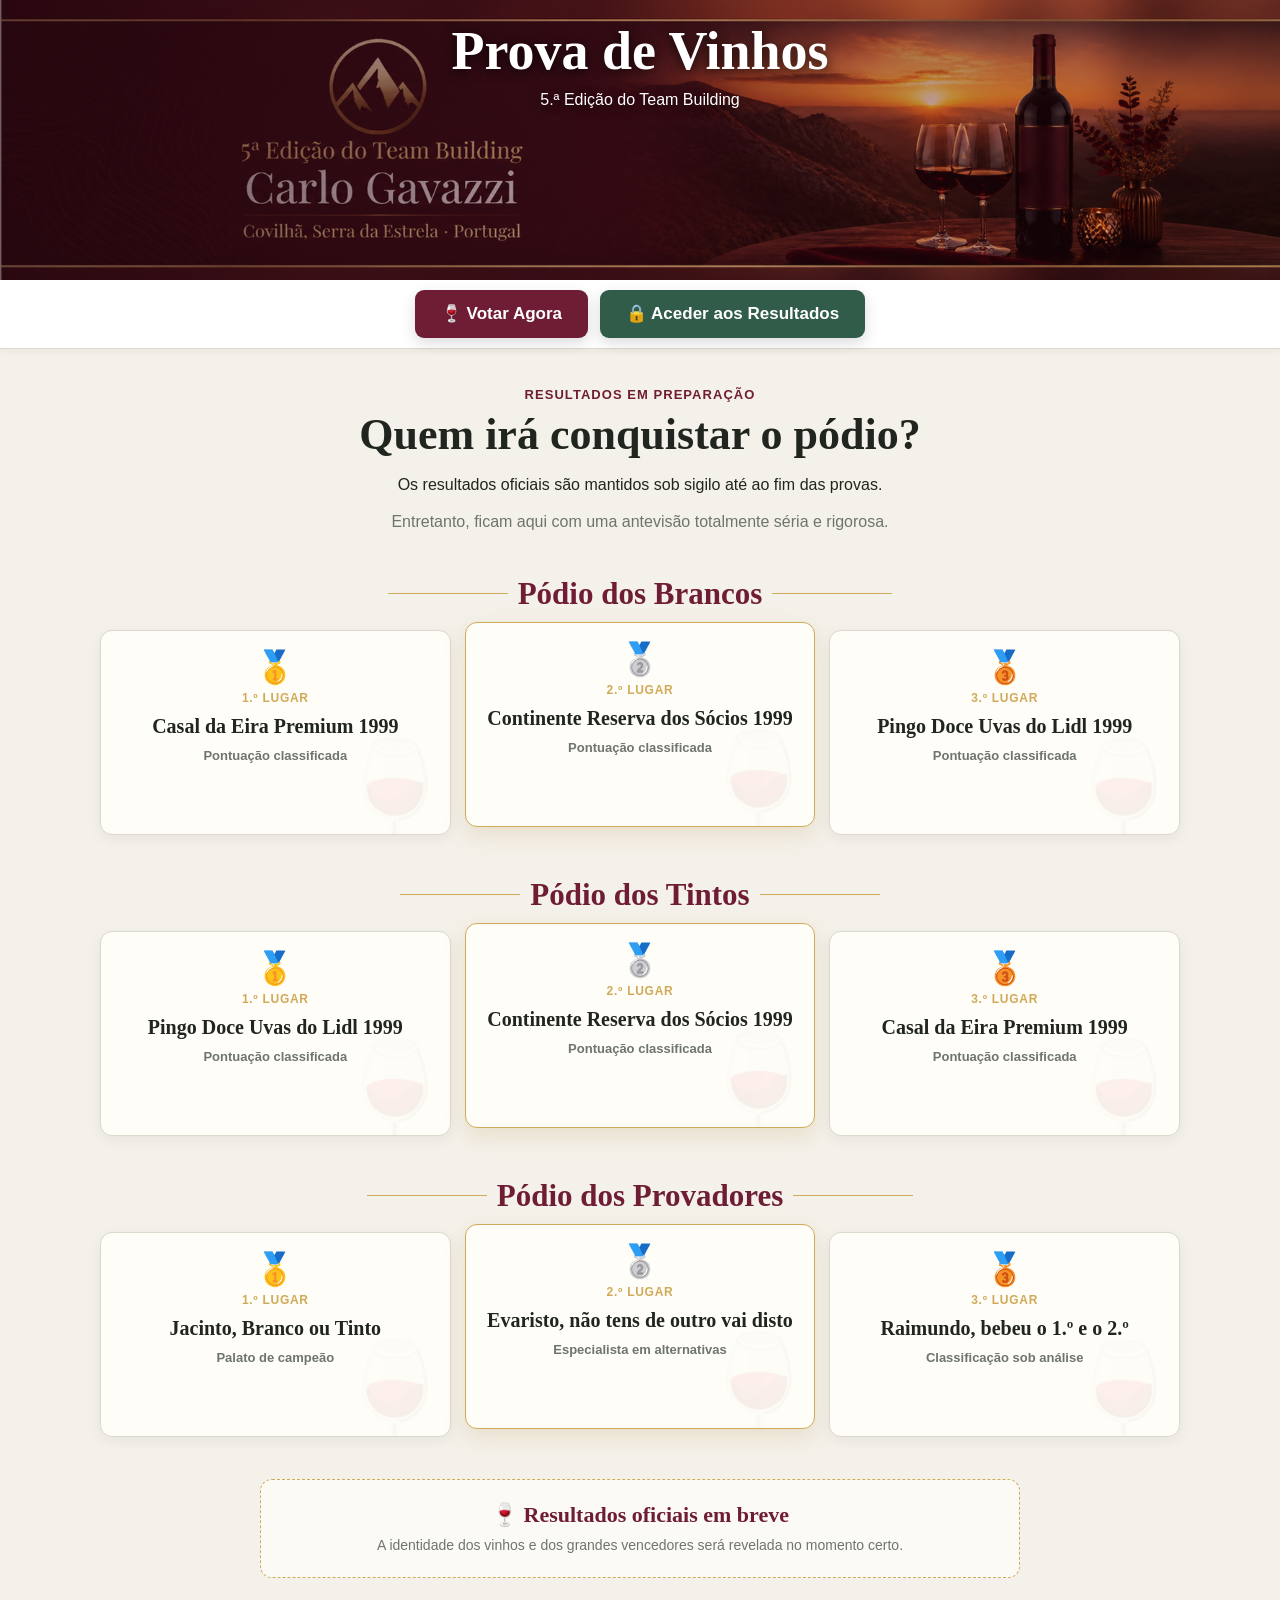
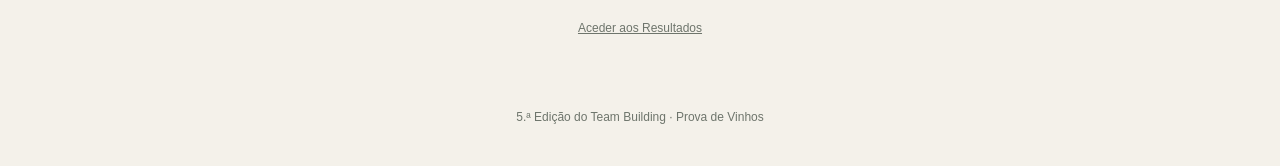
<file: index.html>
<!DOCTYPE html>
<html lang="pt-PT">
<head>
  <meta charset="UTF-8">
  <meta name="viewport" content="width=device-width, initial-scale=1.0">
  <meta
    name="description"
    content="Prova de Vinhos — resultados em breve."
  >
  <title>Prova de Vinhos | Em breve</title>
  <link rel="stylesheet" href="style.css">
</head>

<body>
  <header>
    <div class="headerInner">
      <h1>Prova de Vinhos</h1>
      <p>5.ª Edição do Team Building</p>
    </div>
  </header>

<nav id="menu-publico" aria-label="Navegação principal">
  <div class="navInner">
    <a
      class="voteNow"
      href="https://forms.gle/yzJeo7dBeFVgYXhe8"
      target="_blank"
      rel="noopener noreferrer"
    >
      🍷 Votar Agora
    </a>

    <button
      class="resultsAccess"
      type="button"
      onclick="abrirDialogo()"
    >
      🔒 Aceder aos Resultados
    </button>
  </div>
</nav>

  <nav id="menu-organizacao" aria-label="Navegação da organização" hidden>
    <div class="navInner">
      <a href="index.html">Teaser</a>
      <a href="vinhos.html">Vinhos</a>
      <a href="provadores.html">Provadores</a>
      <a href="resultados.html">Resultados Finais</a>
      <button
        id="botao-bloquear"
        class="organizerButton"
        type="button"
      >
        Bloquear acesso
      </button>
    </div>
  </nav>

  <main>
    <section class="teaserIntro">
      <p class="teaserEyebrow">Resultados em preparação</p>
      <h2>Quem irá conquistar o pódio?</h2>
      <p>
        Os resultados oficiais são mantidos sob sigilo até ao fim das provas.
      </p>
      <p>
        Entretanto, ficam aqui com uma antevisão totalmente séria e rigorosa.
      </p>
    </section>

    <section class="teaserSection" aria-labelledby="titulo-brancos">
      <h2 id="titulo-brancos" class="teaserSectionTitle">Pódio dos Brancos</h2>

      <div class="podium teaserPodium">
        <article class="podiumCard">
          <div class="medal">🥇</div>
          <div class="podiumPosition">1.º lugar</div>
          <h3 class="podiumName">Casal da Eira Premium 1999</h3>
          <p class="teaserScore">Pontuação classificada</p>
        </article>

        <article class="podiumCard second">
          <div class="medal">🥈</div>
          <div class="podiumPosition">2.º lugar</div>
          <h3 class="podiumName">Continente Reserva dos Sócios 1999</h3>
          <p class="teaserScore">Pontuação classificada</p>
        </article>

        <article class="podiumCard">
          <div class="medal">🥉</div>
          <div class="podiumPosition">3.º lugar</div>
          <h3 class="podiumName">Pingo Doce Uvas do Lidl 1999</h3>
          <p class="teaserScore">Pontuação classificada</p>
        </article>
      </div>
    </section>

    <section class="teaserSection" aria-labelledby="titulo-tintos">
      <h2 id="titulo-tintos" class="teaserSectionTitle">Pódio dos Tintos</h2>

      <div class="podium teaserPodium">
        <article class="podiumCard">
          <div class="medal">🥇</div>
          <div class="podiumPosition">1.º lugar</div>
          <h3 class="podiumName">Pingo Doce Uvas do Lidl 1999</h3>
          <p class="teaserScore">Pontuação classificada</p>
        </article>

        <article class="podiumCard second">
          <div class="medal">🥈</div>
          <div class="podiumPosition">2.º lugar</div>
          <h3 class="podiumName">Continente Reserva dos Sócios 1999</h3>
          <p class="teaserScore">Pontuação classificada</p>
        </article>

        <article class="podiumCard">
          <div class="medal">🥉</div>
          <div class="podiumPosition">3.º lugar</div>
          <h3 class="podiumName">Casal da Eira Premium 1999</h3>
          <p class="teaserScore">Pontuação classificada</p>
        </article>
      </div>
    </section>

    <section class="teaserSection" aria-labelledby="titulo-provadores">
      <h2 id="titulo-provadores" class="teaserSectionTitle">
        Pódio dos Provadores
      </h2>

      <div class="podium teaserPodium">
        <article class="podiumCard">
          <div class="medal">🥇</div>
          <div class="podiumPosition">1.º lugar</div>
          <h3 class="podiumName">Jacinto, Branco ou Tinto</h3>
          <p class="teaserScore">Palato de campeão</p>
        </article>

        <article class="podiumCard second">
          <div class="medal">🥈</div>
          <div class="podiumPosition">2.º lugar</div>
          <h3 class="podiumName">Evaristo, não tens de outro vai disto</h3>
          <p class="teaserScore">Especialista em alternativas</p>
        </article>

        <article class="podiumCard">
          <div class="medal">🥉</div>
          <div class="podiumPosition">3.º lugar</div>
          <h3 class="podiumName">Raimundo, bebeu o 1.º e o 2.º</h3>
          <p class="teaserScore">Classificação sob análise</p>
        </article>
      </div>
    </section>

    <section class="teaserReveal">
      <strong>🍷 Resultados oficiais em breve</strong>
      <p>
        A identidade dos vinhos e dos grandes vencedores será revelada no momento certo.
      </p>
    </section>

    <div class="organizerAccess">
      <button
        id="botao-organizacao"
        class="organizerButton"
        type="button"
      >
        Aceder aos Resultados
      </button>
    </div>
  </main>

  <footer>
    <div class="headerInner">
      <p>5.ª Edição do Team Building · Prova de Vinhos</p>
    </div>
  </footer>

  <dialog id="dialog-acesso" class="accessDialog">
    <form id="form-acesso" class="dialogContent" method="dialog">
      <h2>Aceder aos Resultados</h2>
      <p>Introduz o código para desbloquear o acesso aos resultados reais.</p>

      <label for="codigo-acesso">Código de acesso</label>
      <input
        id="codigo-acesso"
        class="accessInput"
        type="password"
        autocomplete="current-password"
        required
      >

      <p id="mensagem-acesso" class="dialogMessage" aria-live="polite"></p>

      <div class="dialogActions">
        <button id="botao-cancelar" class="actionButton secondary" type="button">
          Cancelar
        </button>

        <button class="actionButton" type="submit">
          Desbloquear
        </button>
      </div>
    </form>
  </dialog>

  <script>
    const CODIGO_ORGANIZACAO = "CG!2026";
    const CHAVE_ACESSO = "provaVinhosOrganizacaoDesbloqueada";

    const menuPublico = document.getElementById("menu-publico");
    const menuOrganizacao = document.getElementById("menu-organizacao");
    const botaoOrganizacao = document.getElementById("botao-organizacao");
    const botaoBloquear = document.getElementById("botao-bloquear");
    const dialogAcesso = document.getElementById("dialog-acesso");
    const formAcesso = document.getElementById("form-acesso");
    const campoCodigo = document.getElementById("codigo-acesso");
    const mensagemAcesso = document.getElementById("mensagem-acesso");
    const botaoCancelar = document.getElementById("botao-cancelar");

    function acessoDesbloqueado() {
      return localStorage.getItem(CHAVE_ACESSO) === "sim";
    }

    function atualizarMenus() {
      const desbloqueado = acessoDesbloqueado();

      menuPublico.hidden = desbloqueado;
      menuOrganizacao.hidden = !desbloqueado;
      botaoOrganizacao.hidden = desbloqueado;
    }

    function abrirDialogo() {
      mensagemAcesso.textContent = "";
      campoCodigo.value = "";

      if (typeof dialogAcesso.showModal === "function") {
        dialogAcesso.showModal();
        setTimeout(() => campoCodigo.focus(), 50);
      } else {
        const codigo = window.prompt("Introduz o código de acesso:");

        if (codigo === CODIGO_ORGANIZACAO) {
          localStorage.setItem(CHAVE_ACESSO, "sim");
          atualizarMenus();
        }
      }
    }

    botaoOrganizacao.addEventListener("click", abrirDialogo);

    botaoCancelar.addEventListener("click", () => {
      dialogAcesso.close();
    });

    formAcesso.addEventListener("submit", (evento) => {
      evento.preventDefault();

      if (campoCodigo.value === CODIGO_ORGANIZACAO) {
        localStorage.setItem(CHAVE_ACESSO, "sim");
        dialogAcesso.close();
        atualizarMenus();
        window.location.href = "provadores.html";
        return;
      }

      mensagemAcesso.textContent = "Código incorreto. Tenta novamente.";
      campoCodigo.select();
    });

    botaoBloquear.addEventListener("click", () => {
      localStorage.removeItem(CHAVE_ACESSO);
      atualizarMenus();
      window.scrollTo({ top: 0, behavior: "smooth" });
    });

    atualizarMenus();
  </script>
</body>
</html>
</file>
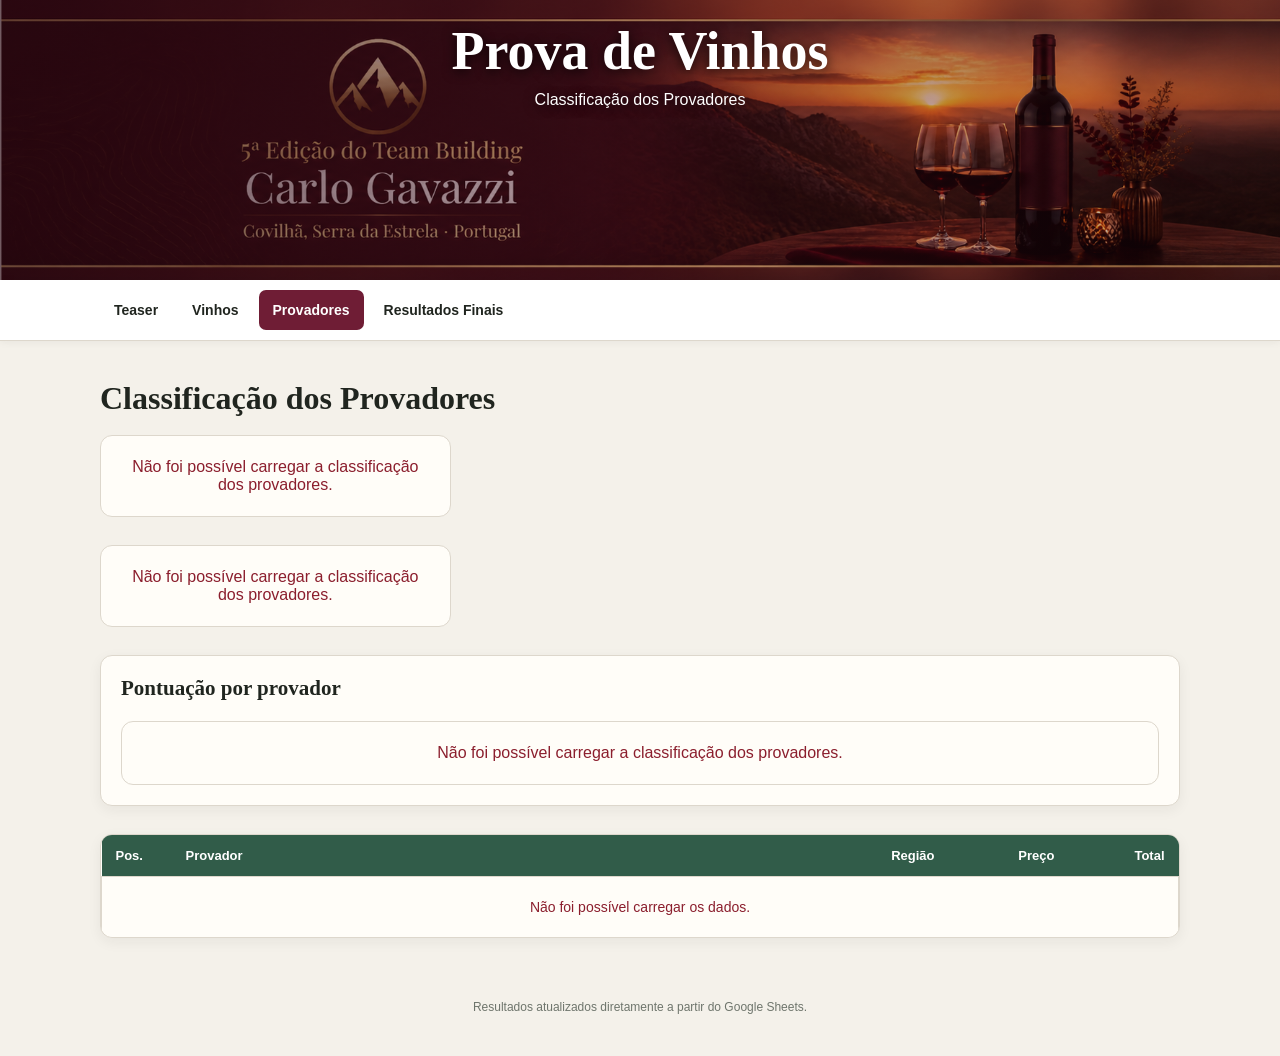
<file: provadores.html>
<!DOCTYPE html>
<html lang="pt-PT">
<head>
  <meta charset="UTF-8">
  <meta name="viewport" content="width=device-width, initial-scale=1.0">
  <meta
    name="description"
    content="Classificação dos provadores da Prova de Vinhos."
  >
  <title>Prova de Vinhos | Provadores</title>
  <link rel="stylesheet" href="style.css">
</head>

<body>
  <header>
    <div class="headerInner">
      <h1>Prova de Vinhos</h1>
      <p>Classificação dos Provadores</p>
    </div>
  </header>

  <nav aria-label="Navegação principal">
    <div class="navInner">
      <a href="index.html">Teaser</a>
      <a href="vinhos.html">Vinhos</a>
      <a class="active" href="provadores.html">Provadores</a>
      <a href="resultados.html">Resultados Finais</a>
    </div>
  </nav>

  <main>
    <h2 class="sectionTitle">Classificação dos Provadores</h2>

    <section id="estatisticas" class="stats" aria-label="Resumo da classificação">
      <div class="stat">
        <div class="statLabel">A carregar provadores</div>
        <div class="statValue">—</div>
      </div>
    </section>

    <section id="podio-provadores" class="podium" aria-label="Pódio dos provadores">
      <div class="loading">A carregar pódio...</div>
    </section>

    <section class="card topSpacing" aria-labelledby="titulo-grafico">
      <h3 id="titulo-grafico" class="chartTitle">Pontuação por provador</h3>
      <div id="grafico-provadores" class="barChart">
        <div class="loading">A carregar gráfico...</div>
      </div>
    </section>

    <section class="tableWrap topSpacing" aria-label="Tabela de classificação dos provadores">
      <table class="provadoresTable">
        <thead>
          <tr>
            <th style="width: 70px;">Pos.</th>
            <th>Provador</th>
            <th style="width: 120px; text-align: right;">Região</th>
            <th style="width: 120px; text-align: right;">Preço</th>
            <th style="width: 110px; text-align: right;">Total</th>
          </tr>
        </thead>

        <tbody id="tabela-provadores">
          <tr>
            <td colspan="5" class="loading">
              A carregar classificação do Google Sheets...
            </td>
          </tr>
        </tbody>
      </table>
    </section>
  </main>

  <footer>
    <div class="headerInner">
      <p>Resultados atualizados diretamente a partir do Google Sheets.</p>
    </div>
  </footer>

  <script src="dados.js"></script>

  <script>
    function medalha(indice) {
      return ["🥇", "🥈", "🥉"][indice] || "🍷";
    }

    function ordenarProvadores(lista) {
      return [...lista].sort((a, b) => {
        const diferencaTotal = b.total - a.total;

        if (diferencaTotal !== 0) {
          return diferencaTotal;
        }

        const diferencaRegioes = b.regioes - a.regioes;

        if (diferencaRegioes !== 0) {
          return diferencaRegioes;
        }

        const diferencaPrecos = b.precos - a.precos;

        if (diferencaPrecos !== 0) {
          return diferencaPrecos;
        }

        return a.nome.localeCompare(b.nome, "pt-PT");
      });
    }

    function renderizarEstatisticas(provadores) {
      const contentor = document.getElementById("estatisticas");
      const vencedor = provadores[0];
      const maiorPontuacao = vencedor ? vencedor.total : 0;

      contentor.innerHTML = `
        <div class="stat">
          <div class="statLabel">Participantes</div>
          <div class="statValue">${provadores.length}</div>
        </div>

        <div class="stat">
          <div class="statLabel">Melhor pontuação</div>
          <div class="statValue">${formatPoints(maiorPontuacao)}</div>
        </div>

        <div class="stat">
          <div class="statLabel">Líder atual</div>
          <div class="statValue">
            ${vencedor ? escapeHtml(vencedor.nome) : "—"}
          </div>
        </div>
      `;
    }

    function renderizarPodio(provadores) {
      const contentor = document.getElementById("podio-provadores");

      if (provadores.length === 0) {
        contentor.innerHTML = `
          <div class="loading">Ainda não existem resultados de provadores.</div>
        `;
        return;
      }

      contentor.innerHTML = provadores
        .slice(0, 3)
        .map((provador, indice) => {
          const classeSegundo = indice === 1 ? " second" : "";

          return `
            <article class="podiumCard${classeSegundo}">
              <div class="medal">${medalha(indice)}</div>
              <div class="podiumPosition">${indice + 1}.º lugar</div>
              <h3>${escapeHtml(provador.nome)}</h3>
              <div class="score">${formatPoints(provador.total)} pts</div>
              <p class="podiumInfo">
                Região: ${formatPoints(provador.regioes)} ·
                Preço: ${formatPoints(provador.precos)}
              </p>
            </article>
          `;
        })
        .join("");
    }

    function renderizarGrafico(provadores) {
      const contentor = document.getElementById("grafico-provadores");
      const maximo = Math.max(...provadores.map((provador) => provador.total), 1);

      if (provadores.length === 0) {
        contentor.innerHTML = `
          <div class="loading">Ainda não existem dados para o gráfico.</div>
        `;
        return;
      }

      contentor.innerHTML = provadores
        .map((provador) => {
          const percentagem = Math.max(
            0,
            Math.min(100, (provador.total / maximo) * 100)
          );

          return `
            <div class="barRow">
              <div class="barLabel" title="${escapeHtml(provador.nome)}">
                ${escapeHtml(provador.nome)}
              </div>

              <div class="barTrack" aria-label="${escapeHtml(provador.nome)}: ${formatPoints(provador.total)} pontos">
                <div class="barFill" style="width: ${percentagem}%"></div>
              </div>

              <div class="barValue">${formatPoints(provador.total)}</div>
            </div>
          `;
        })
        .join("");
    }

    function renderizarTabela(provadores) {
      const contentor = document.getElementById("tabela-provadores");

      if (provadores.length === 0) {
        contentor.innerHTML = `
          <tr>
            <td colspan="5" class="loading">Ainda não existem provadores.</td>
          </tr>
        `;
        return;
      }

      contentor.innerHTML = provadores
        .map((provador, indice) => {
          const posicao = indice < 3
            ? `${medalha(indice)} ${indice + 1}.º`
            : `${indice + 1}.º`;

          return `
            <tr>
              <td class="rank">${posicao}</td>
              <td><strong>${escapeHtml(provador.nome)}</strong></td>
              <td class="points" style="text-align: right;">
                ${formatPoints(provador.regioes)}
              </td>
              <td class="points" style="text-align: right;">
                ${formatPoints(provador.precos)}
              </td>
              <td class="points" style="text-align: right;">
                ${formatPoints(provador.total)}
              </td>
            </tr>
          `;
        })
        .join("");
    }

    async function inicializar() {
      try {
        const listas = await getSheetData();

        const provadores = ordenarProvadores(
          listas.provadores.map((provador) => ({
            nome: provador.nome,
            regioes: numberValue(provador.regioes),
            precos: numberValue(provador.precos),
            total: numberValue(provador.total)
          }))
        );

        renderizarEstatisticas(provadores);
        renderizarPodio(provadores);
        renderizarGrafico(provadores);
        renderizarTabela(provadores);
      } catch (erro) {
        console.error(erro);

        const mensagem = `
          <div class="error">
            Não foi possível carregar a classificação dos provadores.
          </div>
        `;

        document.getElementById("estatisticas").innerHTML = mensagem;
        document.getElementById("podio-provadores").innerHTML = mensagem;
        document.getElementById("grafico-provadores").innerHTML = mensagem;
        document.getElementById("tabela-provadores").innerHTML = `
          <tr>
            <td colspan="5" class="error">
              Não foi possível carregar os dados.
            </td>
          </tr>
        `;
      }
    }

    window.addEventListener("DOMContentLoaded", inicializar);
  </script>
</body>
</html>
</file>
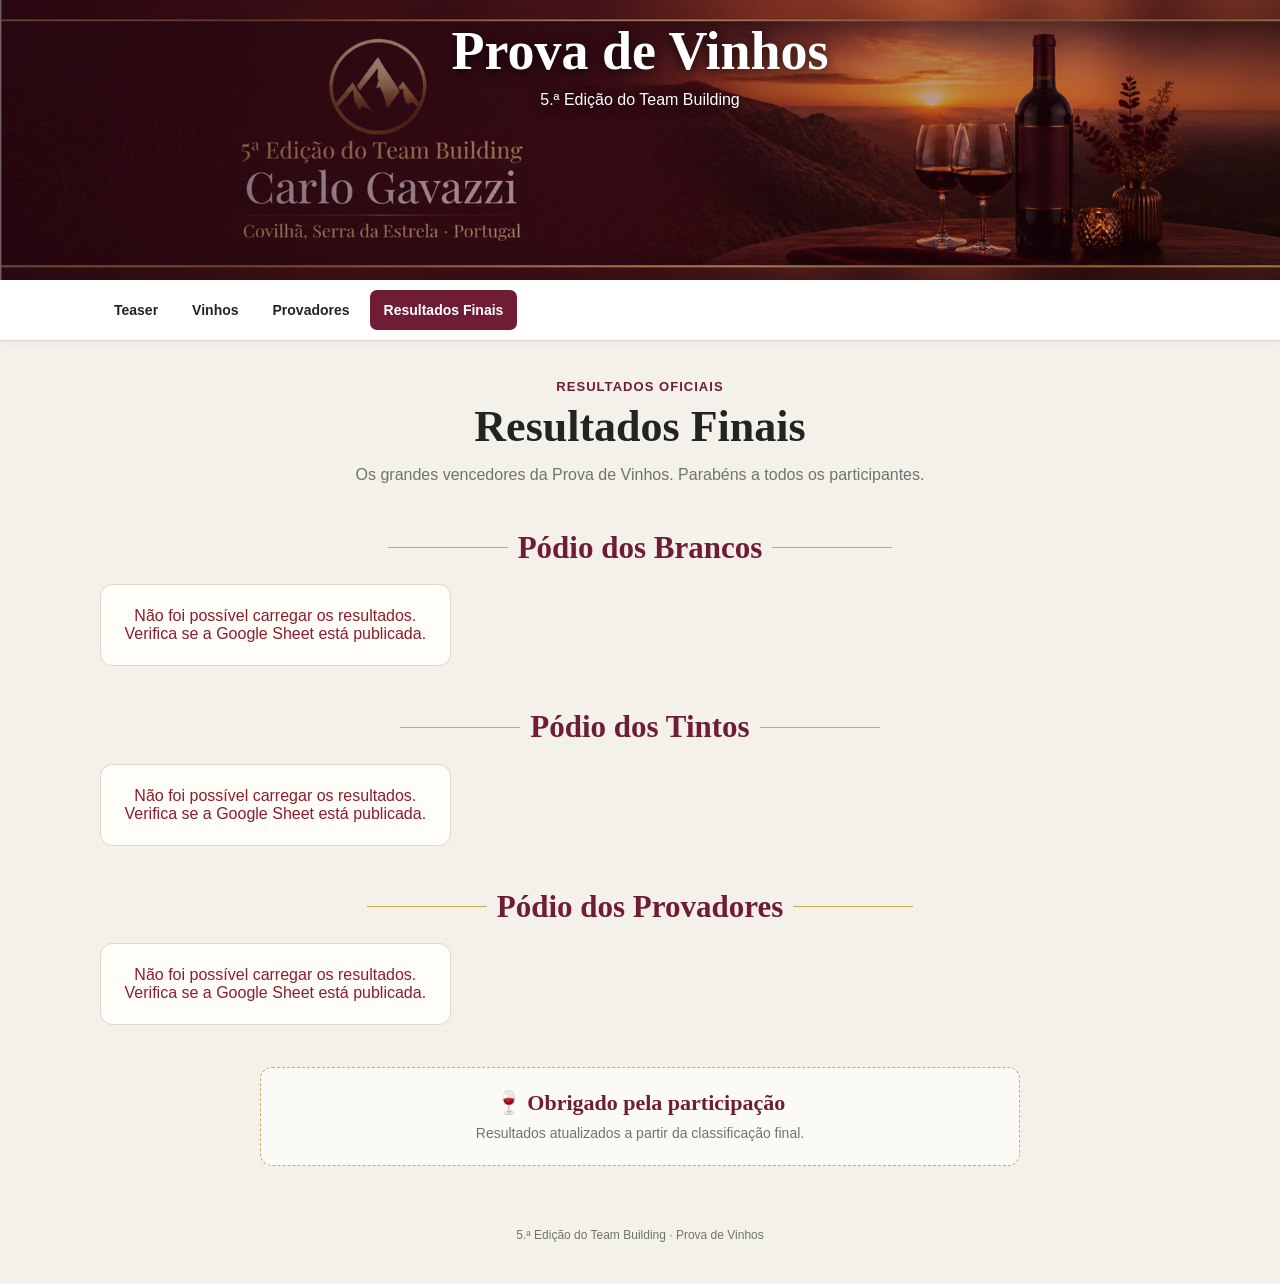
<file: resultados.html>
<!DOCTYPE html>
<html lang="pt-PT">
<head>
  <meta charset="UTF-8">
  <meta name="viewport" content="width=device-width, initial-scale=1.0">
  <meta
    name="description"
    content="Resultados finais da Prova de Vinhos."
  >
  <title>Prova de Vinhos | Resultados Finais</title>
  <link rel="stylesheet" href="style.css">
</head>

<body>
  <header>
    <div class="headerInner">
      <h1>Prova de Vinhos</h1>
      <p>5.ª Edição do Team Building</p>
    </div>
  </header>

  <nav aria-label="Navegação principal">
    <div class="navInner">
      <a href="index.html">Teaser</a>
      <a href="vinhos.html">Vinhos</a>
      <a href="provadores.html">Provadores</a>
      <a class="active" href="resultados.html">Resultados Finais</a>
    </div>
  </nav>

  <main>
    <section class="intro">
      <p class="eyebrow">Resultados oficiais</p>
      <h2>Resultados Finais</h2>
      <p>
        Os grandes vencedores da Prova de Vinhos.
        Parabéns a todos os participantes.
      </p>
    </section>

    <section class="section" aria-labelledby="titulo-brancos">
      <h2 id="titulo-brancos" class="sectionTitle centered">
        Pódio dos Brancos
      </h2>

      <div id="podio-brancos" class="podium">
        <div class="loading">A carregar resultados dos brancos...</div>
      </div>
    </section>

    <section class="section" aria-labelledby="titulo-tintos">
      <h2 id="titulo-tintos" class="sectionTitle centered">
        Pódio dos Tintos
      </h2>

      <div id="podio-tintos" class="podium">
        <div class="loading">A carregar resultados dos tintos...</div>
      </div>
    </section>

    <section class="section" aria-labelledby="titulo-provadores">
      <h2 id="titulo-provadores" class="sectionTitle centered">
        Pódio dos Provadores
      </h2>

      <div id="podio-provadores" class="podium">
        <div class="loading">A carregar resultados dos provadores...</div>
      </div>
    </section>

    <section class="notice">
      <strong>🍷 Obrigado pela participação</strong>
      <p id="data-atualizacao">
        Resultados atualizados a partir da classificação final.
      </p>
    </section>
  </main>

  <footer>
    <div class="headerInner">
      <p>5.ª Edição do Team Building · Prova de Vinhos</p>
    </div>
  </footer>

  <script src="dados.js"></script>

  <script>
    function medalha(indice) {
      return ["🥇", "🥈", "🥉"][indice] || "🍷";
    }

    function ordenarPorPontos(lista, campo) {
      return [...lista].sort((a, b) => {
        const diferenca = numberValue(b[campo]) - numberValue(a[campo]);

        if (diferenca !== 0) {
          return diferenca;
        }

        return String(a.nome).localeCompare(String(b.nome), "pt-PT");
      });
    }

    function criarCartaoVinho(vinho, indice) {
      const classeSegundo = indice === 1 ? " second" : "";

      return `
        <article class="podiumCard${classeSegundo}">
          <div class="medal">${medalha(indice)}</div>
          <div class="podiumPosition">${indice + 1}.º lugar</div>
          <h3 class="podiumName">${escapeHtml(vinho.nome)}</h3>
          <div class="score">${formatPoints(vinho.pontos)} pts</div>
          <p class="podiumInfo">
            ${escapeHtml(vinho.regiao)} · ${escapeHtml(vinho.tipo)}
          </p>
        </article>
      `;
    }

    function criarCartaoProvador(provador, indice) {
      const classeSegundo = indice === 1 ? " second" : "";

      return `
        <article class="podiumCard${classeSegundo}">
          <div class="medal">${medalha(indice)}</div>
          <div class="podiumPosition">${indice + 1}.º lugar</div>
          <h3 class="podiumName">${escapeHtml(provador.nome)}</h3>
          <div class="score">${formatPoints(provador.total)} pts</div>
          <p class="podiumInfo">
            Região: ${formatPoints(provador.regioes)} ·
            Preço: ${formatPoints(provador.precos)}
          </p>
        </article>
      `;
    }

    function renderPodioVinhos(id, lista, mensagemVazia) {
      const contentor = document.getElementById(id);

      if (lista.length === 0) {
        contentor.innerHTML = `<div class="error">${mensagemVazia}</div>`;
        return;
      }

      contentor.innerHTML = lista
        .slice(0, 3)
        .map(criarCartaoVinho)
        .join("");
    }

    function renderPodioProvadores(provadores) {
      const contentor = document.getElementById("podio-provadores");

      if (provadores.length === 0) {
        contentor.innerHTML = `
          <div class="error">Ainda não existem resultados de provadores.</div>
        `;
        return;
      }

      contentor.innerHTML = provadores
        .slice(0, 3)
        .map(criarCartaoProvador)
        .join("");
    }

    async function carregarResultados() {
      try {
        const dados = await getSheetData();

        const vinhos = dados.vinhos.map((vinho) => ({
          ...vinho,
          pontos: numberValue(vinho.pontos)
        }));

        const provadores = dados.provadores.map((provador) => ({
          ...provador,
          regioes: numberValue(provador.regioes),
          precos: numberValue(provador.precos),
          total: numberValue(provador.total)
        }));

        const brancos = ordenarPorPontos(
          vinhos.filter((vinho) =>
            String(vinho.tipo).toLowerCase().includes("branco")
          ),
          "pontos"
        );

        const tintos = ordenarPorPontos(
          vinhos.filter((vinho) =>
            String(vinho.tipo).toLowerCase().includes("tinto")
          ),
          "pontos"
        );

        const classificacaoProvadores = ordenarPorPontos(provadores, "total");

        renderPodioVinhos(
          "podio-brancos",
          brancos,
          "Ainda não existem resultados de vinhos brancos."
        );

        renderPodioVinhos(
          "podio-tintos",
          tintos,
          "Ainda não existem resultados de vinhos tintos."
        );

        renderPodioProvadores(classificacaoProvadores);

        const agora = new Intl.DateTimeFormat("pt-PT", {
          dateStyle: "long",
          timeStyle: "short"
        }).format(new Date());

        document.getElementById("data-atualizacao").textContent =
          `Página consultada em ${agora}.`;
      } catch (erro) {
        console.error(erro);

        const mensagem = `
          <div class="error">
            Não foi possível carregar os resultados.
            Verifica se a Google Sheet está publicada.
          </div>
        `;

        document.getElementById("podio-brancos").innerHTML = mensagem;
        document.getElementById("podio-tintos").innerHTML = mensagem;
        document.getElementById("podio-provadores").innerHTML = mensagem;
      }
    }

    window.addEventListener("DOMContentLoaded", carregarResultados);
  </script>
</body>
</html>
</file>
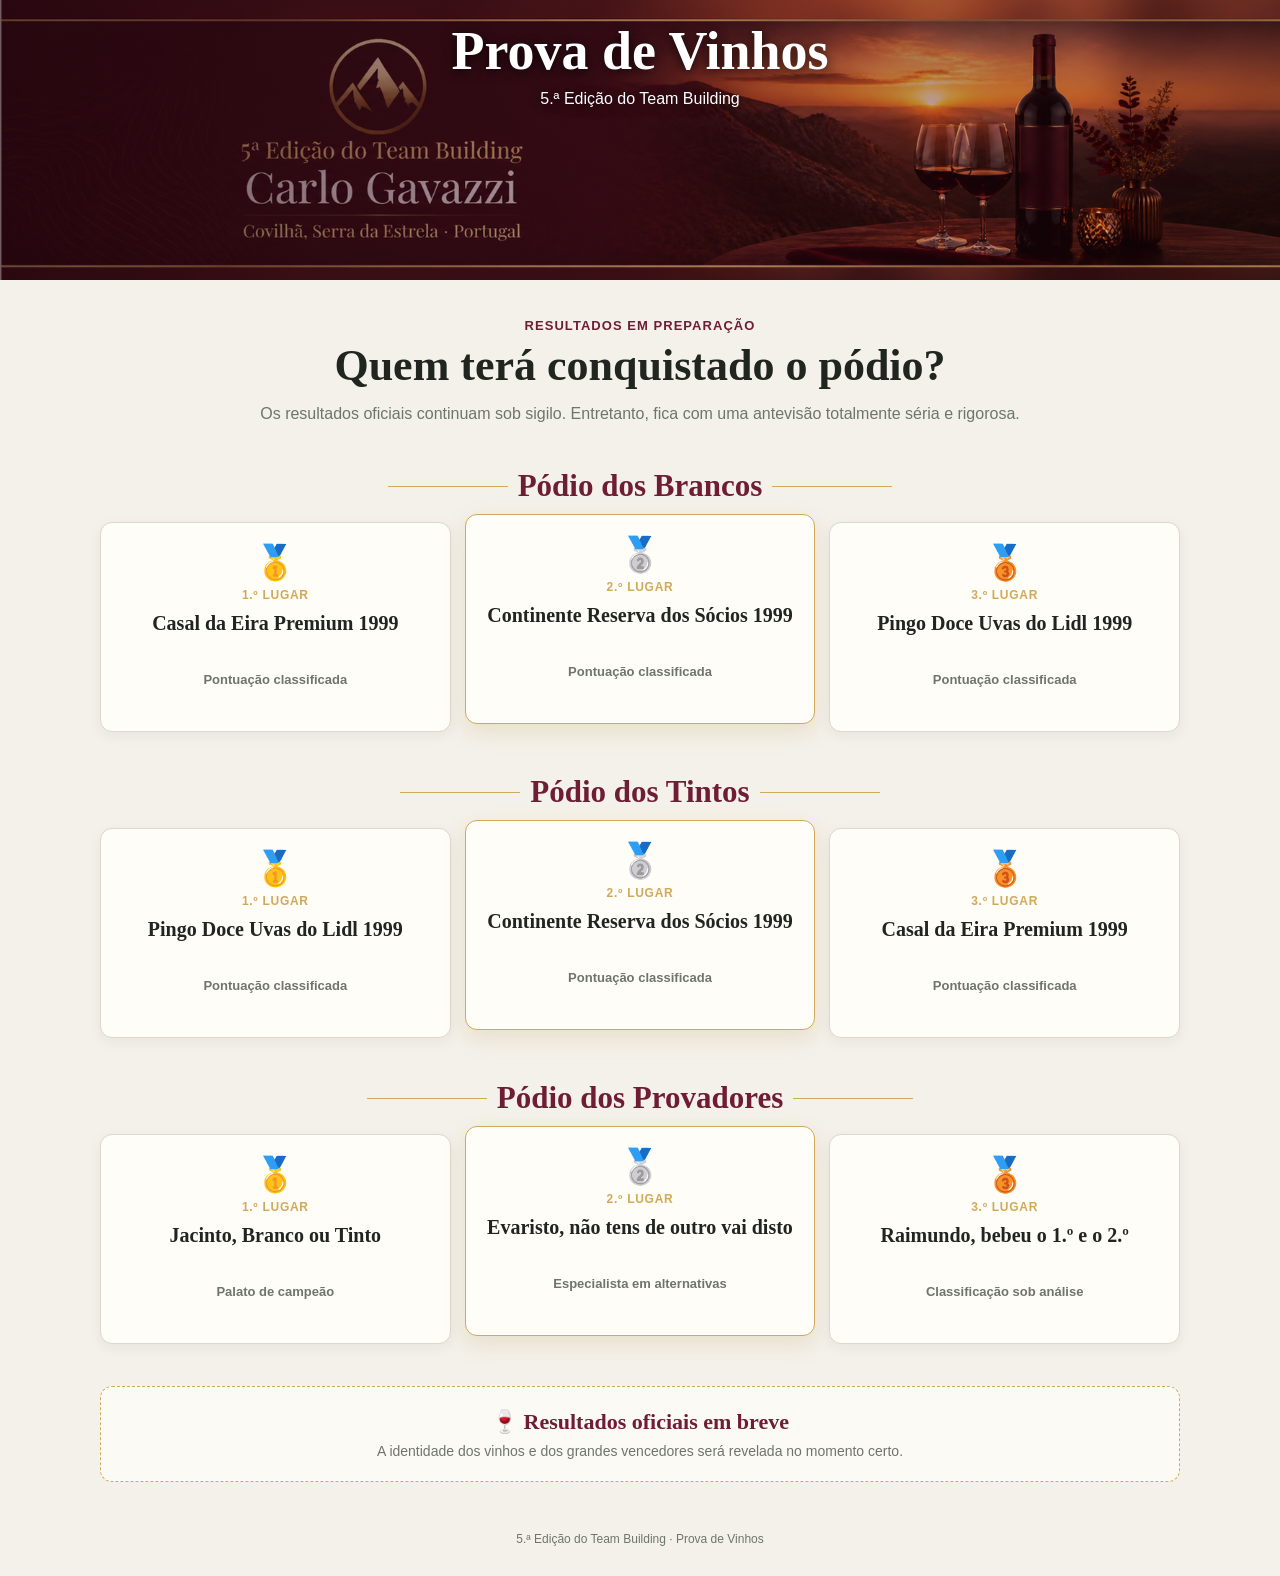
<file: teaser.html>
<!DOCTYPE html>
<html lang="pt-PT">
<head>
  <meta charset="UTF-8">
  <meta name="viewport" content="width=device-width, initial-scale=1.0">
  <meta name="description" content="Prova de Vinhos — resultados em breve.">
  <title>Prova de Vinhos | Resultados em breve</title>

  <style>
    :root {
      --bg: #f4f1ea;
      --card: #fffdf8;
      --ink: #20251f;
      --muted: #6e756c;
      --wine: #6f1d35;
      --gold: #d0aa59;
      --line: #ddd7cc;
    }

    * {
      box-sizing: border-box;
    }

    body {
      margin: 0;
      background: var(--bg);
      color: var(--ink);
      font-family: Arial, Helvetica, sans-serif;
    }

    header {
      display: flex;
      align-items: flex-start;
      min-height: 280px;
      padding: 22px 20px 34px;
      background-color: var(--wine);
      background-image:
        linear-gradient(
          90deg,
          rgba(43, 7, 17, 0.66) 0%,
          rgba(66, 11, 26, 0.42) 48%,
          rgba(48, 7, 16, 0.24) 100%
        ),
        url("assets/images/5_edicao_Cabecalho.png");
      background-position: center 35%;
      background-repeat: no-repeat;
      background-size: cover;
    }

    .container {
      width: min(1120px, 100%);
      margin: 0 auto;
    }

    .headerInner {
      width: min(1120px, 100%);
      margin: 0 auto;
      text-align: center;
    }

    header h1 {
      margin: 0;
      color: #ffffff;
      font-family: Georgia, "Times New Roman", serif;
      font-size: clamp(32px, 5vw, 54px);
      font-weight: 700;
      line-height: 1.08;
      text-shadow: 0 2px 12px rgba(0, 0, 0, 0.78);
    }

    header p {
      margin: 10px 0 0;
      color: #ffffff;
      font-size: 16px;
      text-shadow: 0 2px 12px rgba(0, 0, 0, 0.78);
    }

    main {
      width: min(1120px, 100%);
      margin: 0 auto;
      padding: 38px 20px 50px;
    }

    .intro {
      max-width: 760px;
      margin: 0 auto 38px;
      text-align: center;
    }

    .eyebrow {
      margin: 0 0 8px;
      color: var(--wine);
      font-size: 13px;
      font-weight: 800;
      letter-spacing: 0.08em;
      text-transform: uppercase;
    }

    .intro h2 {
      margin: 0;
      font-family: Georgia, "Times New Roman", serif;
      font-size: clamp(28px, 5vw, 44px);
      line-height: 1.12;
    }

    .intro p:last-child {
      margin: 12px 0 0;
      color: var(--muted);
      font-size: 16px;
      line-height: 1.5;
    }

    .section {
      margin-top: 42px;
    }

    .sectionTitle {
      display: flex;
      align-items: center;
      justify-content: center;
      gap: 10px;
      margin: 0 0 18px;
      color: var(--wine);
      font-family: Georgia, "Times New Roman", serif;
      font-size: clamp(23px, 4vw, 31px);
      text-align: center;
    }

    .sectionTitle::before,
    .sectionTitle::after {
      width: min(16vw, 120px);
      height: 1px;
      background: var(--gold);
      content: "";
    }

    .podium {
      display: grid;
      grid-template-columns: repeat(3, 1fr);
      gap: 14px;
    }

    .podiumCard {
      position: relative;
      min-height: 210px;
      overflow: hidden;
      padding: 22px 18px;
      border: 1px solid var(--line);
      border-radius: 12px;
      background: var(--card);
      box-shadow: 0 4px 14px rgba(32, 37, 31, 0.06);
      text-align: center;
    }

    .podiumCard.second {
      border-color: var(--gold);
      box-shadow: 0 8px 22px rgba(176, 138, 62, 0.18);
      transform: translateY(-8px);
    }

    .medal {
      font-size: 34px;
      line-height: 1;
    }

    .position {
      margin-top: 9px;
      color: var(--gold);
      font-size: 12px;
      font-weight: 800;
      letter-spacing: 0.06em;
      text-transform: uppercase;
    }

    .podiumCard h3 {
      min-height: 52px;
      margin: 9px 0;
      font-family: Georgia, "Times New Roman", serif;
      font-size: 20px;
      line-height: 1.25;
    }

    .podiumCard p {
      margin: 0;
      color: var(--muted);
      font-size: 13px;
      font-weight: 700;
    }

    .notice {
      margin: 42px auto 0;
      padding: 22px;
      border: 1px dashed var(--gold);
      border-radius: 12px;
      background: rgba(255, 253, 248, 0.75);
      text-align: center;
    }

    .notice strong {
      display: block;
      color: var(--wine);
      font-family: Georgia, "Times New Roman", serif;
      font-size: 22px;
    }

    .notice p {
      margin: 8px 0 0;
      color: var(--muted);
      font-size: 14px;
    }

    footer {
      width: min(1120px, 100%);
      margin: 0 auto;
      padding: 0 20px 30px;
      color: var(--muted);
      font-size: 12px;
      text-align: center;
    }

@media (max-width: 720px) {
  header {
    align-items: flex-start;
    min-height: 150px;
    padding: 12px 16px;
    background-position: center 25%;
    background-size: cover;
  }

  .headerInner {
    text-align: right;
  }

  header h1 {
    font-size: clamp(20px, 6vw, 26px);
    line-height: 1.05;
  }

  header p {
    margin-top: 3px;
    font-size: 11px;
    line-height: 1.2;
  }

  .navInner {
    padding: 8px 14px;
  }

  nav a {
    padding: 9px 12px;
    font-size: 13px;
  }

  main {
    padding: 28px 14px 40px;
  }

  .intro {
    margin-bottom: 28px;
  }

  .intro p:last-child {
    font-size: 14px;
  }

  .section {
    margin-top: 32px;
  }

  .podium {
    grid-template-columns: 1fr;
  }

  .podiumCard,
  .podiumCard.second {
    min-height: auto;
    transform: none;
  }

  .podiumCard h3 {
    min-height: auto;
  }
}
  </style>
</head>

<body>
  <header>
    <div class="headerInner">
      <h1>Prova de Vinhos</h1>
      <p>5.ª Edição do Team Building</p>
    </div>
  </header>

  <main>
    <section class="intro">
      <p class="eyebrow">Resultados em preparação</p>
      <h2>Quem terá conquistado o pódio?</h2>
      <p>
        Os resultados oficiais continuam sob sigilo.
        Entretanto, fica com uma antevisão totalmente séria e rigorosa.
      </p>
    </section>

    <section class="section">
      <h2 class="sectionTitle">Pódio dos Brancos</h2>

      <div class="podium">
        <article class="podiumCard">
          <div class="medal">🥇</div>
          <div class="position">1.º lugar</div>
          <h3>Casal da Eira Premium 1999</h3>
          <p>Pontuação classificada</p>
        </article>

        <article class="podiumCard second">
          <div class="medal">🥈</div>
          <div class="position">2.º lugar</div>
          <h3>Continente Reserva dos Sócios 1999</h3>
          <p>Pontuação classificada</p>
        </article>

        <article class="podiumCard">
          <div class="medal">🥉</div>
          <div class="position">3.º lugar</div>
          <h3>Pingo Doce Uvas do Lidl 1999</h3>
          <p>Pontuação classificada</p>
        </article>
      </div>
    </section>

    <section class="section">
      <h2 class="sectionTitle">Pódio dos Tintos</h2>

      <div class="podium">
        <article class="podiumCard">
          <div class="medal">🥇</div>
          <div class="position">1.º lugar</div>
          <h3>Pingo Doce Uvas do Lidl 1999</h3>
          <p>Pontuação classificada</p>
        </article>

        <article class="podiumCard second">
          <div class="medal">🥈</div>
          <div class="position">2.º lugar</div>
          <h3>Continente Reserva dos Sócios 1999</h3>
          <p>Pontuação classificada</p>
        </article>

        <article class="podiumCard">
          <div class="medal">🥉</div>
          <div class="position">3.º lugar</div>
          <h3>Casal da Eira Premium 1999</h3>
          <p>Pontuação classificada</p>
        </article>
      </div>
    </section>

    <section class="section">
      <h2 class="sectionTitle">Pódio dos Provadores</h2>

      <div class="podium">
        <article class="podiumCard">
          <div class="medal">🥇</div>
          <div class="position">1.º lugar</div>
          <h3>Jacinto, Branco ou Tinto</h3>
          <p>Palato de campeão</p>
        </article>

        <article class="podiumCard second">
          <div class="medal">🥈</div>
          <div class="position">2.º lugar</div>
          <h3>Evaristo, não tens de outro vai disto</h3>
          <p>Especialista em alternativas</p>
        </article>

        <article class="podiumCard">
          <div class="medal">🥉</div>
          <div class="position">3.º lugar</div>
          <h3>Raimundo, bebeu o 1.º e o 2.º</h3>
          <p>Classificação sob análise</p>
        </article>
      </div>
    </section>

    <section class="notice">
      <strong>🍷 Resultados oficiais em breve</strong>
      <p>A identidade dos vinhos e dos grandes vencedores será revelada no momento certo.</p>
    </section>
  </main>

  <footer>
    5.ª Edição do Team Building · Prova de Vinhos
  </footer>
</body>
</html>
</file>
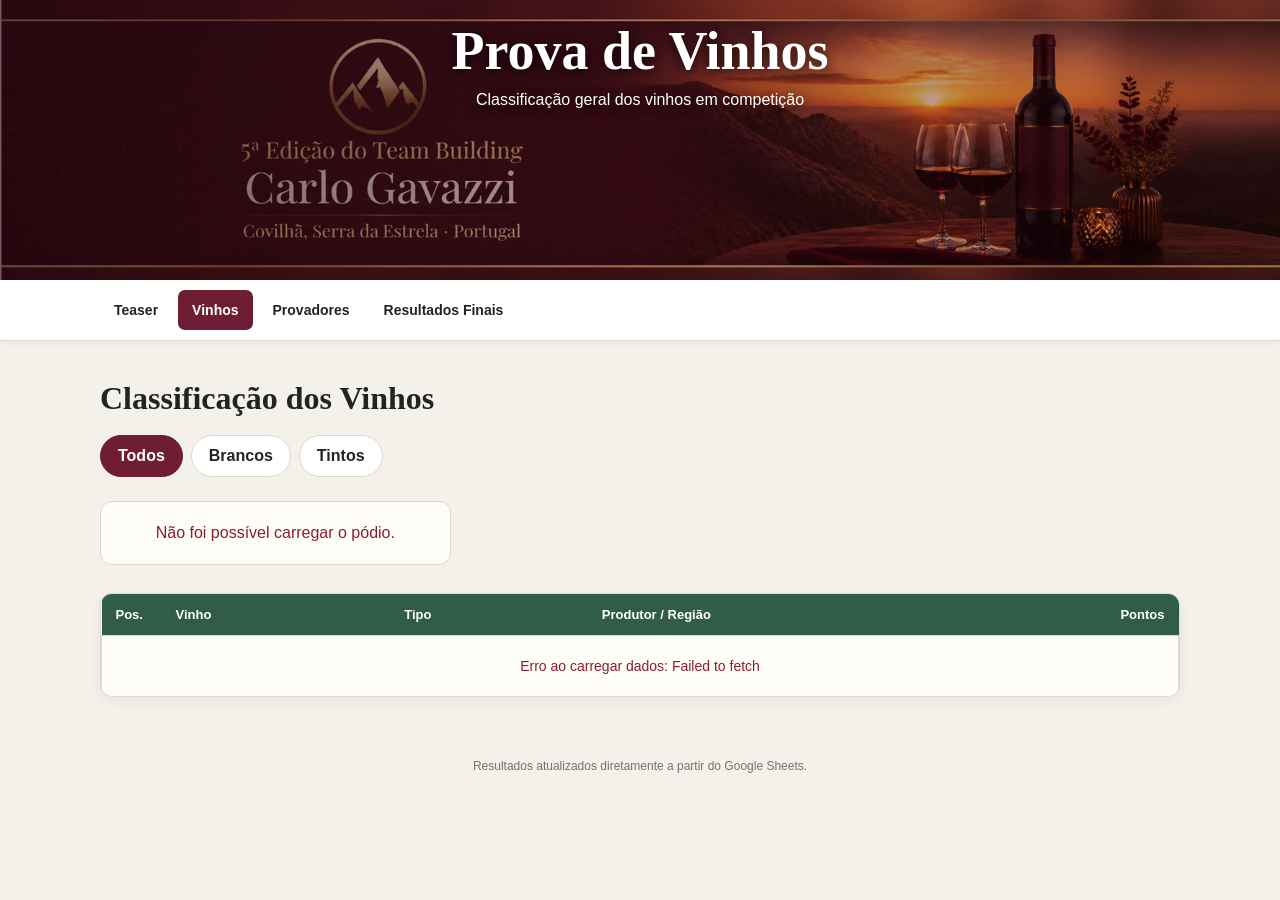
<file: vinhos.html>
<!DOCTYPE html>
<html lang="pt-PT">
<head>
  <meta charset="UTF-8">
  <meta name="viewport" content="width=device-width, initial-scale=1.0">
  <meta name="description" content="Classificação geral dos vinhos em competição.">
  <title>Prova de Vinhos | Vinhos</title>
  <link rel="stylesheet" href="style.css">
</head>

<body>
  <header>
    <div class="headerInner">
      <h1>Prova de Vinhos</h1>
      <p>Classificação geral dos vinhos em competição</p>
    </div>
  </header>

  <nav aria-label="Navegação principal">
    <div class="navInner">
      <a href="index.html">Teaser</a>
      <a class="active" href="vinhos.html">Vinhos</a>
      <a href="provadores.html">Provadores</a>
      <a href="resultados.html">Resultados Finais</a>
    </div>
  </nav>

  <main>
    <h2 class="sectionTitle">Classificação dos Vinhos</h2>

    <div class="filters" aria-label="Filtrar vinhos por tipo">
      <button
        class="filter active"
        type="button"
        onclick="filtrarVinhos('Todos', this)"
      >
        Todos
      </button>

      <button
        class="filter"
        type="button"
        onclick="filtrarVinhos('Branco', this)"
      >
        Brancos
      </button>

      <button
        class="filter"
        type="button"
        onclick="filtrarVinhos('Tinto', this)"
      >
        Tintos
      </button>
    </div>

    <section id="podium-container" class="podium" aria-label="Pódio dos vinhos">
      <div class="loading">A carregar resultados...</div>
    </section>

    <section class="tableWrap" aria-label="Tabela de classificação dos vinhos">
      <table>
        <thead>
          <tr>
            <th style="width: 60px;">Pos.</th>
            <th>Vinho</th>
            <th>Tipo</th>
            <th>Produtor / Região</th>
            <th style="width: 100px; text-align: right;">Pontos</th>
          </tr>
        </thead>

        <tbody id="tabela-vinhos">
          <tr>
            <td colspan="5" class="loading">
              A carregar resultados do Google Sheets...
            </td>
          </tr>
        </tbody>
      </table>
    </section>
  </main>

  <footer>
    <div class="headerInner">
      <p>Resultados atualizados diretamente a partir do Google Sheets.</p>
    </div>
  </footer>

  <script src="dados.js"></script>

  <script>
    let todosOsVinhos = [];

    async function inicializar() {
      try {
        const listas = await getSheetData();

        todosOsVinhos = listas.vinhos
          .map((item) => ({
            nome: item.nome,
            tipo: item.tipo || "N/A",
            origem: item.regiao,
            pontos: numberValue(item.pontos)
          }))
          .sort((a, b) => b.pontos - a.pontos);

        renderizarVinhos(todosOsVinhos);
      } catch (erro) {
        console.error(erro);

        document.getElementById("podium-container").innerHTML = `
          <div class="error">
            Não foi possível carregar o pódio.
          </div>
        `;

        document.getElementById("tabela-vinhos").innerHTML = `
          <tr>
            <td colspan="5" class="error">
              Erro ao carregar dados: ${escapeHtml(erro.message)}
            </td>
          </tr>
        `;
      }
    }

    function renderizarVinhos(vinhos) {
      const podiumContainer = document.getElementById("podium-container");
      const tabelaBody = document.getElementById("tabela-vinhos");

      podiumContainer.innerHTML = "";
      tabelaBody.innerHTML = "";

      if (vinhos.length === 0) {
        podiumContainer.innerHTML = `
          <div class="loading">Nenhum vinho encontrado.</div>
        `;

        tabelaBody.innerHTML = `
          <tr>
            <td colspan="5" class="loading">Nenhum vinho encontrado.</td>
          </tr>
        `;

        return;
      }

      const top3 = vinhos.slice(0, 3);
      const medalhas = ["🥇", "🥈", "🥉"];

      top3.forEach((item, indice) => {
        podiumContainer.innerHTML += `
          <article class="podiumCard">
            <div class="medal">${medalhas[indice]}</div>
            <div class="podiumPosition">${indice + 1}.º lugar</div>
            <div class="podiumName">${escapeHtml(item.nome)}</div>
            <div class="score">${formatPoints(item.pontos)} pts</div>
            <div class="type">${escapeHtml(item.tipo)}</div>
            <p class="podiumInfo">${escapeHtml(item.origem)}</p>
          </article>
        `;
      });

      vinhos.forEach((vinho, indice) => {
        tabelaBody.innerHTML += `
          <tr>
            <td class="rank">${indice + 1}.º</td>
            <td><strong>${escapeHtml(vinho.nome)}</strong></td>
            <td class="type">${escapeHtml(vinho.tipo)}</td>
            <td>${escapeHtml(vinho.origem)}</td>
            <td class="points" style="text-align: right;">
              ${formatPoints(vinho.pontos)}
            </td>
          </tr>
        `;
      });
    }

    function filtrarVinhos(tipo, botao) {
      document.querySelectorAll(".filter").forEach((item) => {
        item.classList.remove("active");
      });

      botao.classList.add("active");

      if (tipo === "Todos") {
        renderizarVinhos(todosOsVinhos);
        return;
      }

      const filtrados = todosOsVinhos.filter((vinho) =>
        String(vinho.tipo).toLowerCase().includes(tipo.toLowerCase())
      );

      renderizarVinhos(filtrados);
    }

    window.addEventListener("DOMContentLoaded", inicializar);
  </script>
</body>
</html>
</file>
<file: style.css>
:root {
  --bg: #f4f1ea;
  --card: #fffdf8;
  --ink: #20251f;
  --muted: #6e756c;
  --wine: #6f1d35;
  --wine-hover: #8f2948;
  --gold: #d0aa59;
  --line: #ddd7cc;
  --green: #315c49;
  --danger: #8b1e2d;
  --shadow: 0 4px 14px rgba(32, 37, 31, 0.06);
}

* {
  box-sizing: border-box;
}

html {
  scroll-behavior: smooth;
}

body {
  margin: 0;
  background: var(--bg);
  color: var(--ink);
  font-family: Arial, Helvetica, sans-serif;
}

button,
input {
  font: inherit;
}

/* =========================================================
   ESTRUTURA BASE
   ========================================================= */

.headerInner,
.navInner,
main,
footer {
  width: min(1120px, 100%);
  margin: 0 auto;
}

/* =========================================================
   CABEÇALHO
   ========================================================= */

header {
  display: flex;
  align-items: flex-start;
  min-height: 280px;
  overflow: hidden;
  padding: 22px 20px 34px;
  background-color: var(--wine);
  background-image:
    linear-gradient(
      90deg,
      rgba(43, 7, 17, 0.66) 0%,
      rgba(66, 11, 26, 0.42) 48%,
      rgba(48, 7, 16, 0.24) 100%
    ),
    url("assets/images/5_edicao_Cabecalho.png");
  background-position: center 35%;
  background-repeat: no-repeat;
  background-size: cover;
}

.headerInner {
  position: relative;
  z-index: 1;
  text-align: center;
}

header h1 {
  margin: 0;
  color: #ffffff;
  font-family: Georgia, "Times New Roman", serif;
  font-size: clamp(32px, 5vw, 54px);
  font-weight: 700;
  line-height: 1.08;
  text-shadow: 0 2px 12px rgba(0, 0, 0, 0.78);
}

header p {
  margin: 10px 0 0;
  color: #ffffff;
  font-size: 16px;
  line-height: 1.3;
  text-shadow: 0 2px 12px rgba(0, 0, 0, 0.78);
}

/* =========================================================
   NAVEGAÇÃO
   ========================================================= */

nav {
  border-bottom: 1px solid var(--line);
  background: #ffffff;
  box-shadow: 0 1px 8px rgba(32, 37, 31, 0.06);
}

.navInner {
  display: flex;
  flex-wrap: wrap;
  gap: 6px;
  padding: 10px 20px;
}

nav a {
  display: inline-flex;
  align-items: center;
  justify-content: center;
  min-height: 40px;
  padding: 10px 14px;
  border-radius: 7px;
  color: var(--ink);
  font-size: 14px;
  font-weight: 700;
  text-decoration: none;
  transition: background-color 0.2s ease, color 0.2s ease;
}

nav a:hover,
nav a.active {
  background: var(--wine);
  color: #ffffff;
}

nav a:focus-visible,
button:focus-visible,
input:focus-visible {
  outline: 3px solid var(--gold);
  outline-offset: 3px;
}

/* =========================================================
   CONTEÚDO GERAL
   ========================================================= */

main {
  padding: 38px 20px 50px;
}

.sectionTitle {
  margin: 0 0 18px;
  font-family: Georgia, "Times New Roman", serif;
  font-size: clamp(26px, 4vw, 32px);
  line-height: 1.2;
}

/* =========================================================
   FILTROS E BOTÕES
   ========================================================= */

.filters {
  display: flex;
  flex-wrap: wrap;
  gap: 8px;
  margin-bottom: 24px;
}

.filter,
.actionButton {
  min-height: 42px;
  padding: 9px 17px;
  border: 1px solid var(--line);
  border-radius: 999px;
  background: #ffffff;
  color: var(--ink);
  cursor: pointer;
  font-weight: 700;
  transition: background-color 0.2s ease, border-color 0.2s ease, color 0.2s ease;
}

.filter:hover,
.filter.active,
.actionButton:hover {
  border-color: var(--wine);
  background: var(--wine);
  color: #ffffff;
}

.actionButton {
  border-radius: 8px;
}

.actionButton.secondary {
  border-color: var(--wine);
  color: var(--wine);
}

.actionButton.secondary:hover {
  color: #ffffff;
}

/* =========================================================
   PÓDIOS
   ========================================================= */

.podium {
  display: grid;
  grid-template-columns: repeat(3, 1fr);
  gap: 14px;
  margin-bottom: 28px;
}

.podiumCard,
.card,
.stat {
  border: 1px solid var(--line);
  border-radius: 12px;
  background: var(--card);
  box-shadow: var(--shadow);
}

.podiumCard {
  padding: 20px;
  text-align: center;
}

.medal {
  font-size: 32px;
  line-height: 1;
}

.podiumPosition,
.position {
  margin-top: 8px;
  color: var(--gold);
  font-size: 12px;
  font-weight: 800;
  letter-spacing: 0.06em;
  text-transform: uppercase;
}

.podiumName,
.podiumCard h3 {
  margin: 9px 0;
  font-family: Georgia, "Times New Roman", serif;
  font-size: 20px;
  line-height: 1.25;
}

.score,
.points {
  color: var(--wine);
  font-weight: 800;
}

.score {
  font-size: 30px;
}

.podiumInfo {
  margin: 8px 0 0;
  color: var(--muted);
  font-size: 13px;
  line-height: 1.4;
}

.podiumCard.second {
  border-color: var(--gold);
  box-shadow: 0 8px 22px rgba(176, 138, 62, 0.18);
  transform: translateY(-8px);
}

/* =========================================================
   TABELAS
   ========================================================= */

.tableWrap {
  overflow-x: auto;
  border: 1px solid var(--line);
  border-radius: 12px;
  background: var(--card);
  box-shadow: var(--shadow);
}

.topSpacing {
  margin-top: 28px;
}

table {
  width: 100%;
  min-width: 760px;
  border-collapse: collapse;
}

.provadoresTable {
  min-width: 620px;
}

th {
  padding: 13px 14px;
  background: var(--green);
  color: #ffffff;
  font-size: 13px;
  text-align: left;
  white-space: nowrap;
}

td {
  padding: 13px 14px;
  border-bottom: 1px solid var(--line);
  font-size: 14px;
  vertical-align: top;
}

tbody tr:hover {
  background: rgba(111, 29, 53, 0.035);
}

tr:last-child td {
  border-bottom: 0;
}

.rank {
  font-weight: 800;
  white-space: nowrap;
}

.type {
  color: var(--muted);
  font-size: 12px;
  font-weight: 800;
  text-transform: uppercase;
}

.wineNumber {
  display: block;
  margin-top: 4px;
  color: var(--muted);
  font-size: 12px;
}

/* =========================================================
   ESTATÍSTICAS E GRÁFICO
   ========================================================= */

.stats {
  display: grid;
  grid-template-columns: repeat(3, 1fr);
  gap: 14px;
  margin-bottom: 28px;
}

.stat {
  padding: 18px;
}

.statLabel {
  margin-bottom: 6px;
  color: var(--muted);
  font-size: 13px;
}

.statValue {
  color: var(--wine);
  font-size: 28px;
  font-weight: 800;
}

.card {
  padding: 20px;
}

.chartTitle {
  margin: 0 0 20px;
  font-family: Georgia, "Times New Roman", serif;
  font-size: 21px;
}

.barChart {
  display: grid;
  gap: 13px;
}

.barRow {
  display: grid;
  grid-template-columns: minmax(150px, 230px) 1fr 55px;
  gap: 12px;
  align-items: center;
}

.barLabel {
  overflow: hidden;
  font-size: 14px;
  font-weight: 700;
  text-overflow: ellipsis;
  white-space: nowrap;
}

.barTrack {
  height: 22px;
  overflow: hidden;
  border-radius: 5px;
  background: #e7e1d6;
}

.barFill {
  width: 0;
  height: 100%;
  border-radius: 5px;
  background: linear-gradient(90deg, var(--wine), var(--wine-hover));
  transition: width 0.45s ease;
}

.barValue {
  font-weight: 800;
  text-align: right;
}

/* =========================================================
   TEASER E RESULTADOS FINAIS
   ========================================================= */

.intro,
.teaserIntro {
  max-width: 760px;
  margin: 0 auto 38px;
  text-align: center;
}

.eyebrow,
.teaserEyebrow {
  margin: 0 0 8px;
  color: var(--wine);
  font-size: 13px;
  font-weight: 800;
  letter-spacing: 0.08em;
  text-transform: uppercase;
}

.intro h2,
.teaserIntro h2 {
  margin: 0;
  font-family: Georgia, "Times New Roman", serif;
  font-size: clamp(28px, 5vw, 44px);
  line-height: 1.12;
}

.intro p:last-child,
.teaserIntro p:last-child {
  margin: 12px 0 0;
  color: var(--muted);
  font-size: 16px;
  line-height: 1.5;
}

.section,
.teaserSection {
  margin-top: 42px;
}

.sectionTitle.centered,
.teaserSectionTitle {
  display: flex;
  align-items: center;
  justify-content: center;
  gap: 10px;
  margin: 0 0 18px;
  color: var(--wine);
  font-family: Georgia, "Times New Roman", serif;
  font-size: clamp(23px, 4vw, 31px);
  text-align: center;
}

.sectionTitle.centered::before,
.sectionTitle.centered::after,
.teaserSectionTitle::before,
.teaserSectionTitle::after {
  width: min(16vw, 120px);
  height: 1px;
  background: var(--gold);
  content: "";
}

.teaserPodium .podiumCard {
  position: relative;
  min-height: 205px;
  overflow: hidden;
}

.teaserPodium .podiumCard::after {
  position: absolute;
  right: -20px;
  bottom: -30px;
  color: rgba(111, 29, 53, 0.06);
  font-family: Georgia, "Times New Roman", serif;
  font-size: 120px;
  font-weight: 700;
  line-height: 1;
  content: "🍷";
  pointer-events: none;
}

.teaserPodium .podiumCard > * {
  position: relative;
  z-index: 1;
}

.teaserScore {
  margin: 0;
  color: var(--muted);
  font-size: 13px;
  font-weight: 700;
}

.notice,
.teaserReveal {
  max-width: 760px;
  margin: 42px auto 0;
  padding: 22px;
  border: 1px dashed var(--gold);
  border-radius: 12px;
  background: rgba(255, 253, 248, 0.75);
  text-align: center;
}

.notice strong,
.teaserReveal strong {
  display: block;
  color: var(--wine);
  font-family: Georgia, "Times New Roman", serif;
  font-size: 22px;
}

.notice p,
.teaserReveal p {
  margin: 8px 0 0;
  color: var(--muted);
  font-size: 14px;
  line-height: 1.4;
}

/* =========================================================
   DESBLOQUEIO DA ORGANIZAÇÃO
   ========================================================= */

.organizerAccess {
  margin-top: 30px;
  text-align: center;
}

.organizerButton {
  min-height: 40px;
  padding: 8px 14px;
  border: 0;
  border-radius: 8px;
  background: transparent;
  color: var(--muted);
  cursor: pointer;
  font-size: 12px;
  text-decoration: underline;
}

.organizerButton:hover {
  color: var(--wine);
}

.accessDialog {
  width: min(420px, calc(100% - 32px));
  padding: 0;
  border: 0;
  border-radius: 14px;
  background: var(--card);
  box-shadow: 0 18px 60px rgba(0, 0, 0, 0.3);
}

.accessDialog::backdrop {
  background: rgba(32, 37, 31, 0.62);
}

.dialogContent {
  padding: 24px;
}

.dialogContent h2 {
  margin: 0;
  font-family: Georgia, "Times New Roman", serif;
  font-size: 24px;
}

.dialogContent p {
  margin: 10px 0 18px;
  color: var(--muted);
  font-size: 14px;
  line-height: 1.4;
}

.accessInput {
  width: 100%;
  min-height: 44px;
  padding: 10px 12px;
  border: 1px solid var(--line);
  border-radius: 8px;
  background: #ffffff;
  color: var(--ink);
}

.dialogActions {
  display: flex;
  justify-content: flex-end;
  gap: 10px;
  margin-top: 16px;
}

.dialogMessage {
  min-height: 19px;
  margin: 10px 0 0;
  color: var(--danger);
  font-size: 13px;
}

/* =========================================================
   ESTADOS E RODAPÉ
   ========================================================= */

.loading,
.error {
  padding: 22px;
  border: 1px solid var(--line);
  border-radius: 12px;
  background: var(--card);
  text-align: center;
}

.error {
  color: var(--danger);
}

footer {
  padding: 0 20px 30px;
  color: var(--muted);
  font-size: 12px;
  text-align: center;
}

/* =========================================================
   TELEMÓVEL
   ========================================================= */

@media (max-width: 720px) {
  header {
    align-items: flex-start;
    min-height: 150px;
    padding: 12px 16px;
    background-position: center 25%;
    background-size: cover;
  }

  .headerInner {
    text-align: right;
  }

  header h1 {
    font-size: clamp(20px, 6vw, 26px);
    line-height: 1.05;
  }

  header p {
    margin-top: 3px;
    font-size: 11px;
    line-height: 1.2;
  }

  .navInner {
    padding: 8px 14px;
  }

  nav a {
    min-height: 38px;
    padding: 9px 12px;
    font-size: 13px;
  }

  main {
    padding: 28px 14px 40px;
  }

  .intro,
  .teaserIntro {
    margin-bottom: 28px;
  }

  .intro p:last-child,
  .teaserIntro p:last-child {
    font-size: 14px;
  }

  .section,
  .teaserSection {
    margin-top: 32px;
  }

  .podium,
  .stats {
    grid-template-columns: 1fr;
  }

  .podiumCard,
  .podiumCard.second {
    min-height: auto;
    transform: none;
  }

  .podiumCard h3 {
    min-height: auto;
  }

  .barRow {
    grid-template-columns: 1fr 58px;
    gap: 7px 12px;
  }

  .barLabel {
    grid-column: 1 / 3;
  }

  .barTrack {
    grid-column: 1 / 2;
  }

  .barValue {
    grid-column: 2 / 3;
    grid-row: 2;
  }

  .dialogActions {
    flex-direction: column-reverse;
  }

  .dialogActions .actionButton {
    width: 100%;
  }
}

@media (prefers-reduced-motion: reduce) {
  *,
  *::before,
  *::after {
    scroll-behavior: auto !important;
    transition-duration: 0.01ms !important;
    animation-duration: 0.01ms !important;
    animation-iteration-count: 1 !important;
  }
}
#menu-publico .navInner {
  justify-content: center;
  align-items: center;
  gap: 12px;
}

.voteNow,
.resultsAccess {
  display: inline-block;
  padding: 14px 26px;
  border: 0;
  border-radius: 9px;
  color: white;
  font-family: inherit;
  font-size: 17px;
  font-weight: 800;
  line-height: 1.2;
  text-decoration: none;
  cursor: pointer;
  box-shadow: 0 5px 14px rgba(32, 37, 31, 0.16);
  transition: background 0.2s ease, transform 0.2s ease;
}

.voteNow {
  background: var(--wine);
}

.voteNow:hover,
.voteNow:focus-visible {
  background: var(--wine2);
  color: white;
  transform: translateY(-2px);
}

.resultsAccess {
  background: var(--green);
}

.resultsAccess:hover,
.resultsAccess:focus-visible {
  background: #234536;
  transform: translateY(-2px);
}

.resultsAccess:focus-visible,
.voteNow:focus-visible {
  outline: 3px solid rgba(176, 138, 62, 0.75);
  outline-offset: 3px;
}

@media (max-width: 720px) {
  #menu-publico .navInner {
    flex-direction: column;
  }

  .voteNow,
  .resultsAccess {
    width: 100%;
    max-width: 340px;
    text-align: center;
  }
}
</file>
